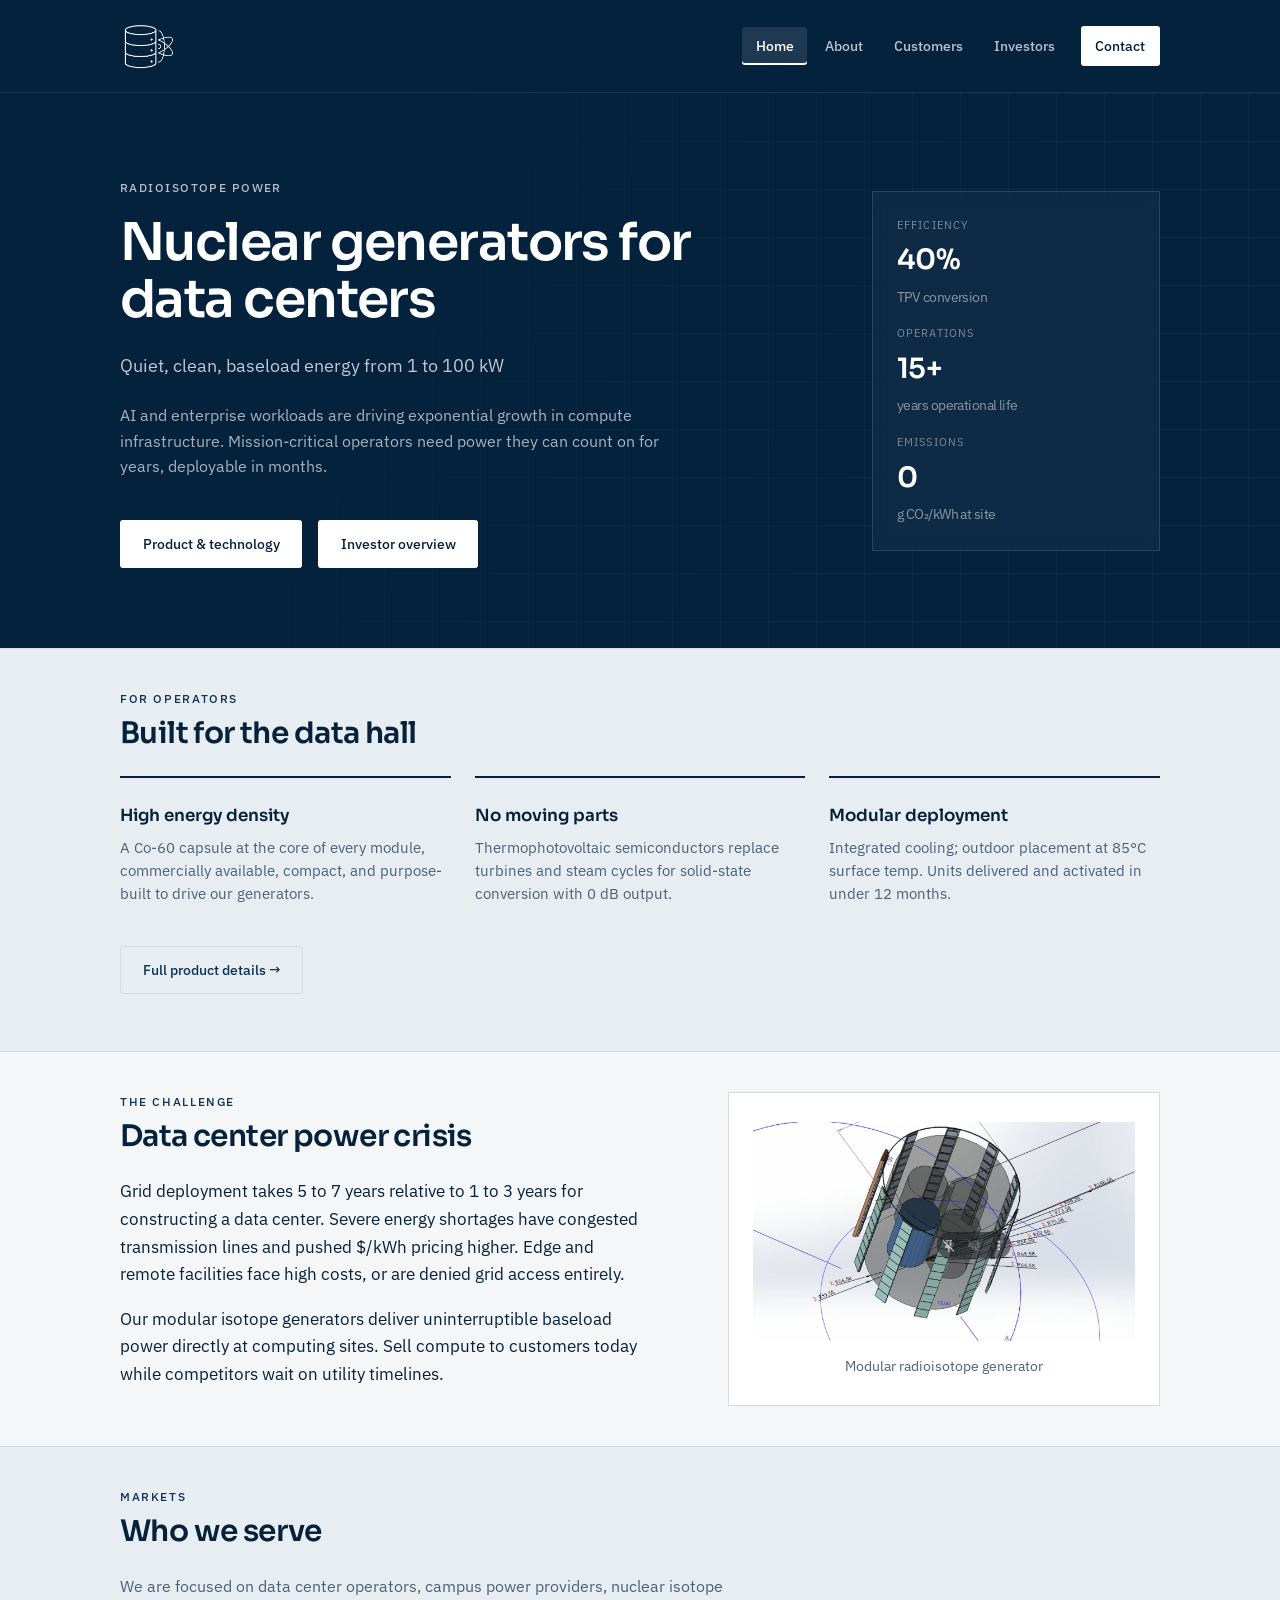
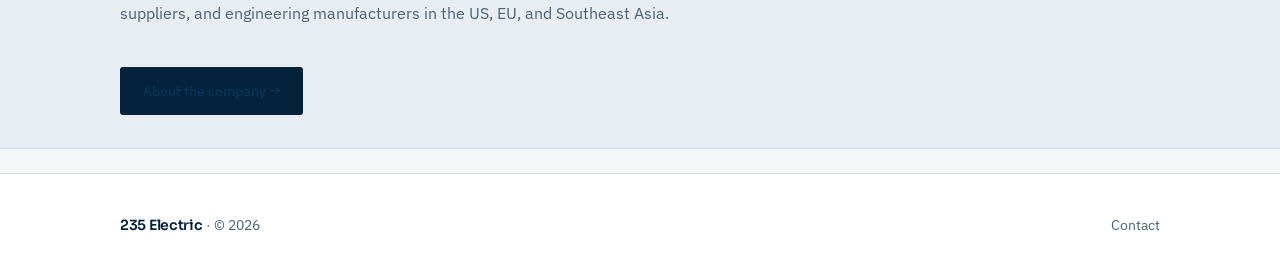
<file: index.html>
<!DOCTYPE html>
<html lang="en">
<head>
  <meta charset="UTF-8">
  <meta name="viewport" content="width=device-width, initial-scale=1.0">
  <meta name="theme-color" content="#05223d">
  <meta name="color-scheme" content="light only">
  <title>235 Electric | Nuclear power for data centers</title>
  <meta name="description" content="235 Electric builds radioisotope generators for data centers. Quiet, clean, baseload power in the 1 to 100 kW range with no moving parts.">
  <link rel="canonical" href="https://samplesite.joshuapastizzo.com/">
  <link rel="preconnect" href="https://fonts.googleapis.com">
  <link rel="preconnect" href="https://fonts.gstatic.com" crossorigin>
  <link href="https://fonts.googleapis.com/css2?family=IBM+Plex+Sans:wght@400;500&family=Sora:wght@500;600&display=swap" rel="stylesheet">
  <link rel="stylesheet" href="/css/style.css?v=3">
  <link rel="icon" href="/images/white_logo.svg" type="image/svg+xml">
</head>
<body class="page-home">
  <header class="site-header">
    <div class="container">
      <div class="logo"><a href="/"><img src="/images/white_logo.svg" alt="235 Electric"></a></div>
      <button class="nav-toggle" type="button" aria-label="Toggle menu" aria-expanded="false">Menu</button>
      <nav>
        <ul class="nav-main">
          <li><a href="/" aria-current="page">Home</a></li>
          <li><a href="/about">About</a></li>
          <li><a href="/customers">Customers</a></li>
          <li><a href="/investors">Investors</a></li>
          <li class="nav-cta"><a href="/contact" class="btn btn-nav">Contact</a></li>
        </ul>
      </nav>
    </div>
  </header>

  <main>
    <section class="hero">
      <div class="container">
        <div class="hero-content">
          <span class="label">Radioisotope power</span>
          <h1>Nuclear generators for data centers</h1>
          <p class="hero-tagline">Quiet, clean, baseload energy from 1 to 100 kW</p>
          <p class="lead">AI and enterprise workloads are driving exponential growth in compute infrastructure. Mission-critical operators need power they can count on for years, deployable in months.</p>
          <div class="hero-actions">
            <a href="/customers" class="btn btn-primary">Product &amp; technology</a>
            <a href="/investors" class="btn btn-primary">Investor overview</a>
          </div>
        </div>
        <aside class="hero-visual" aria-label="Key specifications">
          <dl class="hero-card">
            <dt>Efficiency</dt>
            <dd>40%<span>TPV conversion</span></dd>
            <dt>Operations</dt>
            <dd>15+<span>years operational life</span></dd>
            <dt>Emissions</dt>
            <dd>0<span>g CO₂/kWh at site</span></dd>
          </dl>
        </aside>
      </div>
    </section>

    <section class="section section--tight section--band">
      <div class="container">
        <span class="label">For operators</span>
        <h2 class="section-title">Built for the data hall</h2>
        <ul class="pillar-list">
          <li>
            <h3>High energy density</h3>
            <p>A Co-60 capsule at the core of every module, commercially available, compact, and purpose-built to drive our generators.</p>
          </li>
          <li>
            <h3>No moving parts</h3>
            <p>Thermophotovoltaic semiconductors replace turbines and steam cycles for solid-state conversion with 0 dB output.</p>
          </li>
          <li>
            <h3>Modular deployment</h3>
            <p>Integrated cooling; outdoor placement at 85°C surface temp. Units delivered and activated in under 12 months.</p>
          </li>
        </ul>
        <p class="section-cta">
          <a href="/customers" class="btn btn-outline">Full product details →</a>
        </p>
      </div>
    </section>

    <section class="section section--tight">
      <div class="container two-col">
        <div>
          <span class="label">The challenge</span>
          <h2 class="section-title">Data center power crisis</h2>
          <p>Grid deployment takes 5 to 7 years relative to 1 to 3 years for constructing a data center. Severe energy shortages have congested transmission lines and pushed $/kWh pricing higher. Edge and remote facilities face high costs, or are denied grid access entirely.</p>
          <p>Our modular isotope generators deliver uninterruptible baseload power directly at computing sites. Sell compute to customers today while competitors wait on utility timelines.</p>
        </div>
        <figure class="product-image">
          <img src="/images/RTG.png" alt="235 Electric radioisotope generator, CAD assembly view">
          <figcaption>Modular radioisotope generator</figcaption>
        </figure>
      </div>
    </section>

    <section class="section section--tight section--band">
      <div class="container">
        <span class="label">Markets</span>
        <h2 class="section-title">Who we serve</h2>
        <p class="section-subtitle">We are focused on data center operators, campus power providers, nuclear isotope suppliers, and engineering manufacturers in the US, EU, and Southeast Asia.</p>
        <p class="section-cta">
          <a href="/about" class="btn btn-primary">About the company →</a>
        </p>
      </div>
    </section>
  </main>

  <footer class="site-footer">
    <div class="container footer-bottom">
      <p><span class="footer-mark">235 Electric</span> · © 2026</p>
      <p><a href="/contact">Contact</a></p>
    </div>
  </footer>

  <script src="/js/main.js"></script>
</body>
</html>
</file>
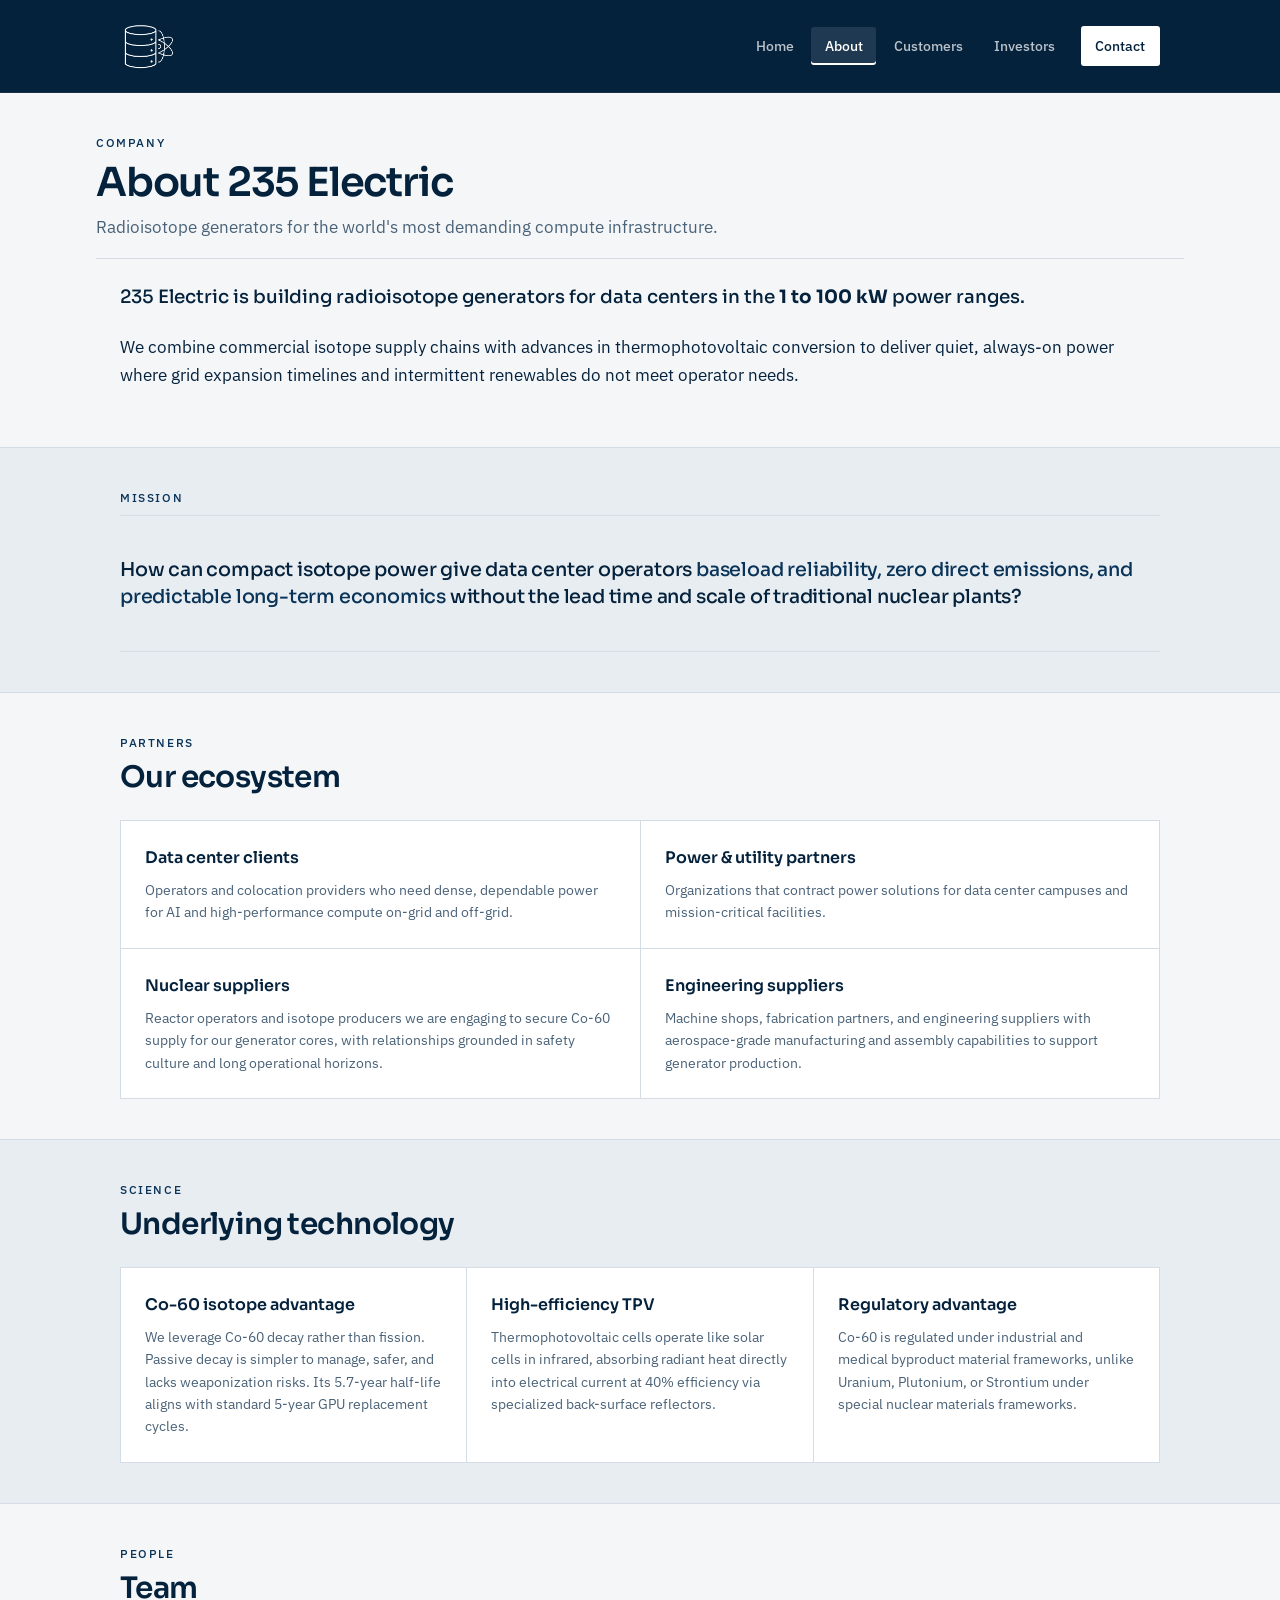
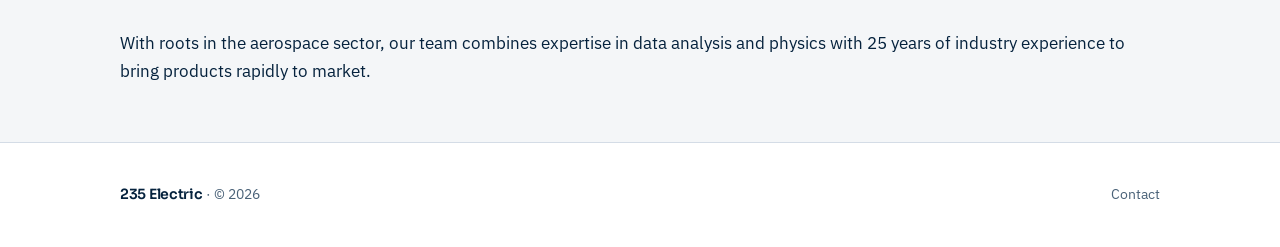
<file: about/index.html>
<!DOCTYPE html>
<html lang="en">
<head>
  <meta charset="UTF-8">
  <meta name="viewport" content="width=device-width, initial-scale=1.0">
  <meta name="theme-color" content="#05223d">
  <meta name="color-scheme" content="light only">
  <title>About | 235 Electric</title>
  <meta name="description" content="235 Electric is building radioisotope generators for data centers in the 1 to 100 kW power range.">
  <link rel="canonical" href="https://samplesite.joshuapastizzo.com/about">
  <link rel="preconnect" href="https://fonts.googleapis.com">
  <link rel="preconnect" href="https://fonts.gstatic.com" crossorigin>
  <link href="https://fonts.googleapis.com/css2?family=IBM+Plex+Sans:wght@400;500&family=Sora:wght@500;600&display=swap" rel="stylesheet">
  <link rel="stylesheet" href="/css/style.css?v=3">
  <link rel="icon" href="/images/white_logo.svg" type="image/svg+xml">
</head>
<body class="page-inner">
  <header class="site-header">
    <div class="container">
      <div class="logo"><a href="/"><img src="/images/white_logo.svg" alt="235 Electric"></a></div>
      <button class="nav-toggle" type="button" aria-label="Toggle menu" aria-expanded="false">Menu</button>
      <nav>
        <ul class="nav-main">
          <li><a href="/">Home</a></li>
          <li><a href="/about" aria-current="page">About</a></li>
          <li><a href="/customers">Customers</a></li>
          <li><a href="/investors">Investors</a></li>
          <li class="nav-cta"><a href="/contact" class="btn btn-nav">Contact</a></li>
        </ul>
      </nav>
    </div>
  </header>

  <main>
    <div class="container page-hero page-hero--compact">
      <span class="label">Company</span>
      <h1>About 235 Electric</h1>
      <p class="lead">Radioisotope generators for the world's most demanding compute infrastructure.</p>
    </div>

    <section class="section section--tight">
      <div class="container">
        <p class="mission-statement">235 Electric is building radioisotope generators for data centers in the <strong>1 to 100 kW</strong> power ranges.</p>
        <p>We combine commercial isotope supply chains with advances in thermophotovoltaic conversion to deliver quiet, always-on power where grid expansion timelines and intermittent renewables do not meet operator needs.</p>
      </div>
    </section>

    <section class="section section--tight section--band">
      <div class="container">
        <span class="label">Mission</span>
        <p class="pullquote">How can compact isotope power give data center operators <em>baseload reliability, zero direct emissions, and predictable long-term economics</em> without the lead time and scale of traditional nuclear plants?</p>
      </div>
    </section>

    <section class="section section--tight">
      <div class="container">
        <span class="label">Partners</span>
        <h2 class="section-title">Our ecosystem</h2>
        <div class="tile-grid tile-grid--quad">
          <article class="tile">
            <h3>Data center clients</h3>
            <p>Operators and colocation providers who need dense, dependable power for AI and high-performance compute on-grid and off-grid.</p>
          </article>
          <article class="tile">
            <h3>Power &amp; utility partners</h3>
            <p>Organizations that contract power solutions for data center campuses and mission-critical facilities.</p>
          </article>
          <article class="tile">
            <h3>Nuclear suppliers</h3>
            <p>Reactor operators and isotope producers we are engaging to secure Co-60 supply for our generator cores, with relationships grounded in safety culture and long operational horizons.</p>
          </article>
          <article class="tile">
            <h3>Engineering suppliers</h3>
            <p>Machine shops, fabrication partners, and engineering suppliers with aerospace-grade manufacturing and assembly capabilities to support generator production.</p>
          </article>
        </div>
      </div>
    </section>

    <section class="section section--tight section--band">
      <div class="container">
        <span class="label">Science</span>
        <h2 class="section-title">Underlying technology</h2>
        <div class="tile-grid">
          <article class="tile">
            <h3>Co-60 isotope advantage</h3>
            <p>We leverage Co-60 decay rather than fission. Passive decay is simpler to manage, safer, and lacks weaponization risks. Its 5.7-year half-life aligns with standard 5-year GPU replacement cycles.</p>
          </article>
          <article class="tile">
            <h3>High-efficiency TPV</h3>
            <p>Thermophotovoltaic cells operate like solar cells in infrared, absorbing radiant heat directly into electrical current at 40% efficiency via specialized back-surface reflectors.</p>
          </article>
          <article class="tile">
            <h3>Regulatory advantage</h3>
            <p>Co-60 is regulated under industrial and medical byproduct material frameworks, unlike Uranium, Plutonium, or Strontium under special nuclear materials frameworks.</p>
          </article>
        </div>
      </div>
    </section>

    <section class="section section--tight">
      <div class="container">
        <span class="label">People</span>
        <h2 class="section-title">Team</h2>
        <p>With roots in the aerospace sector, our team combines expertise in data analysis and physics with 25 years of industry experience to bring products rapidly to market.</p>
      </div>
    </section>
  </main>

  <footer class="site-footer">
    <div class="container footer-bottom">
      <p><span class="footer-mark">235 Electric</span> · © 2026</p>
      <p><a href="/contact">Contact</a></p>
    </div>
  </footer>

  <script src="/js/main.js"></script>
</body>
</html>
</file>
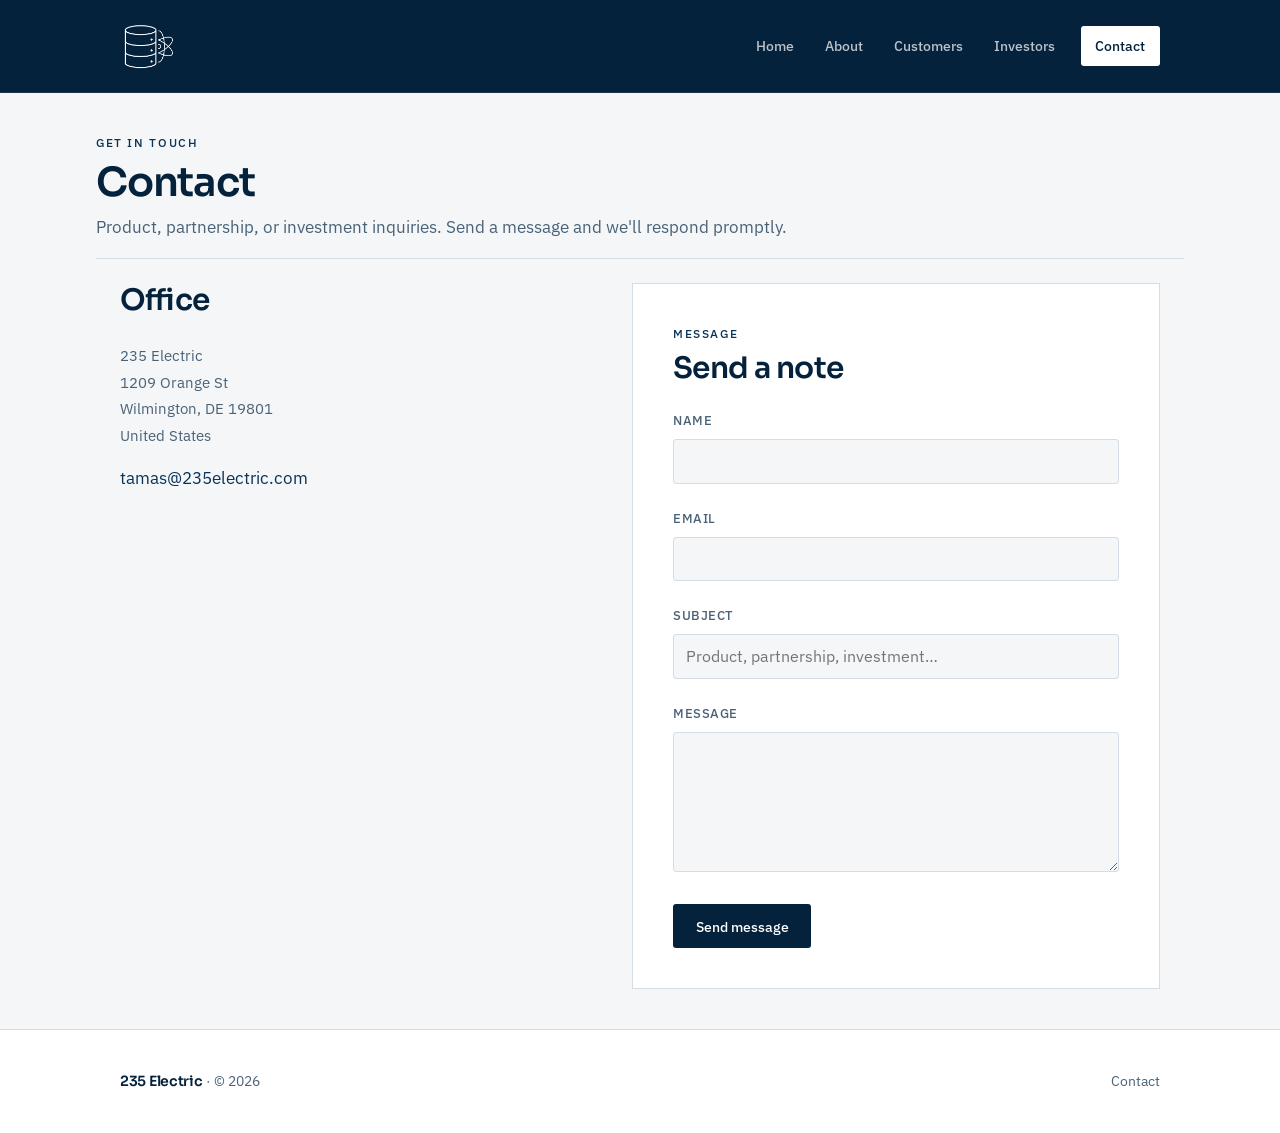
<file: contact/index.html>
<!DOCTYPE html>
<html lang="en">
<head>
  <meta charset="UTF-8">
  <meta name="viewport" content="width=device-width, initial-scale=1.0">
  <meta name="theme-color" content="#05223d">
  <meta name="color-scheme" content="light only">
  <title>Contact | 235 Electric</title>
  <meta name="description" content="Contact 235 Electric for product, partnership, and investor inquiries.">
  <link rel="canonical" href="https://samplesite.joshuapastizzo.com/contact">
  <link rel="preconnect" href="https://fonts.googleapis.com">
  <link rel="preconnect" href="https://fonts.gstatic.com" crossorigin>
  <link href="https://fonts.googleapis.com/css2?family=IBM+Plex+Sans:wght@400;500&family=Sora:wght@500;600&display=swap" rel="stylesheet">
  <link rel="stylesheet" href="/css/style.css?v=3">
  <link rel="icon" href="/images/white_logo.svg" type="image/svg+xml">
</head>
<body class="page-inner page-contact">
  <header class="site-header">
    <div class="container">
      <div class="logo"><a href="/"><img src="/images/white_logo.svg" alt="235 Electric"></a></div>
      <button class="nav-toggle" type="button" aria-label="Toggle menu" aria-expanded="false">Menu</button>
      <nav>
        <ul class="nav-main">
          <li><a href="/">Home</a></li>
          <li><a href="/about">About</a></li>
          <li><a href="/customers">Customers</a></li>
          <li><a href="/investors">Investors</a></li>
          <li class="nav-cta"><a href="/contact" class="btn btn-nav" aria-current="page">Contact</a></li>
        </ul>
      </nav>
    </div>
  </header>

  <main>
    <div class="container page-hero page-hero--compact">
      <span class="label">Get in touch</span>
      <h1>Contact</h1>
      <p class="lead">Product, partnership, or investment inquiries. Send a message and we'll respond promptly.</p>
    </div>

    <section class="section section--tight">
      <div class="container contact-layout">
        <div class="contact-details">
          <h2 class="section-title">Office</h2>
          <address>
            235 Electric<br>
            1209 Orange St<br>
            Wilmington, DE 19801<br>
            United States
          </address>
          <p><a href="mailto:tamas@235electric.com">tamas@235electric.com</a></p>
        </div>
        <div class="contact-panel">
          <span class="label">Message</span>
          <h2 class="section-title">Send a note</h2>
          <form action="https://formsubmit.co/tamas@235electric.com" method="POST" class="contact-form">
            <input type="hidden" name="_subject" value="235 Electric website inquiry">
            <input type="hidden" name="_captcha" value="false">
            <input type="text" name="_honey" style="display:none" tabindex="-1" autocomplete="off">
            <div class="form-group">
              <label for="name">Name</label>
              <input type="text" id="name" name="name" required>
            </div>
            <div class="form-group">
              <label for="email">Email</label>
              <input type="email" id="email" name="email" required>
            </div>
            <div class="form-group">
              <label for="subject">Subject</label>
              <input type="text" id="subject" name="subject" placeholder="Product, partnership, investment…">
            </div>
            <div class="form-group">
              <label for="message">Message</label>
              <textarea id="message" name="message" required></textarea>
            </div>
            <button type="submit" class="btn btn-primary">Send message</button>
          </form>
        </div>
      </div>
    </section>
  </main>

  <footer class="site-footer">
    <div class="container footer-bottom">
      <p><span class="footer-mark">235 Electric</span> · © 2026</p>
      <p><a href="/contact">Contact</a></p>
    </div>
  </footer>

  <script src="/js/main.js"></script>
</body>
</html>
</file>
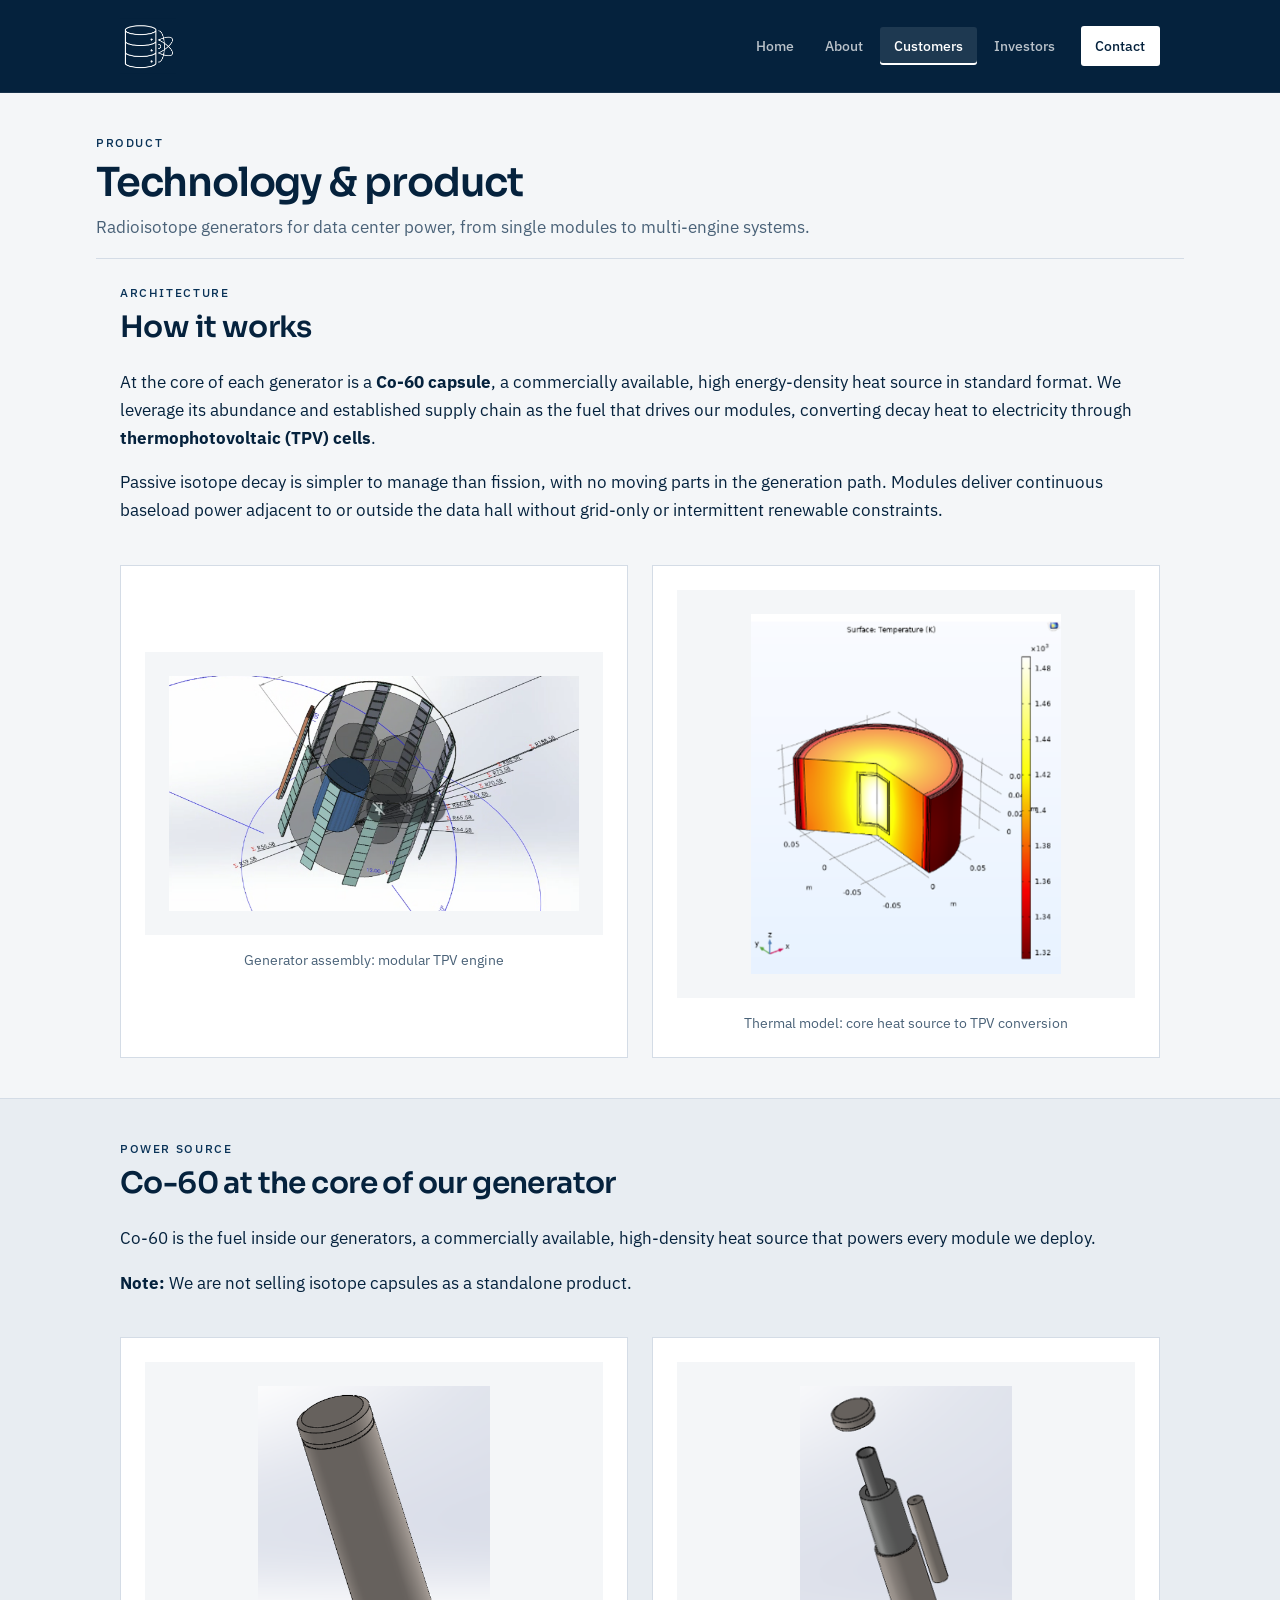
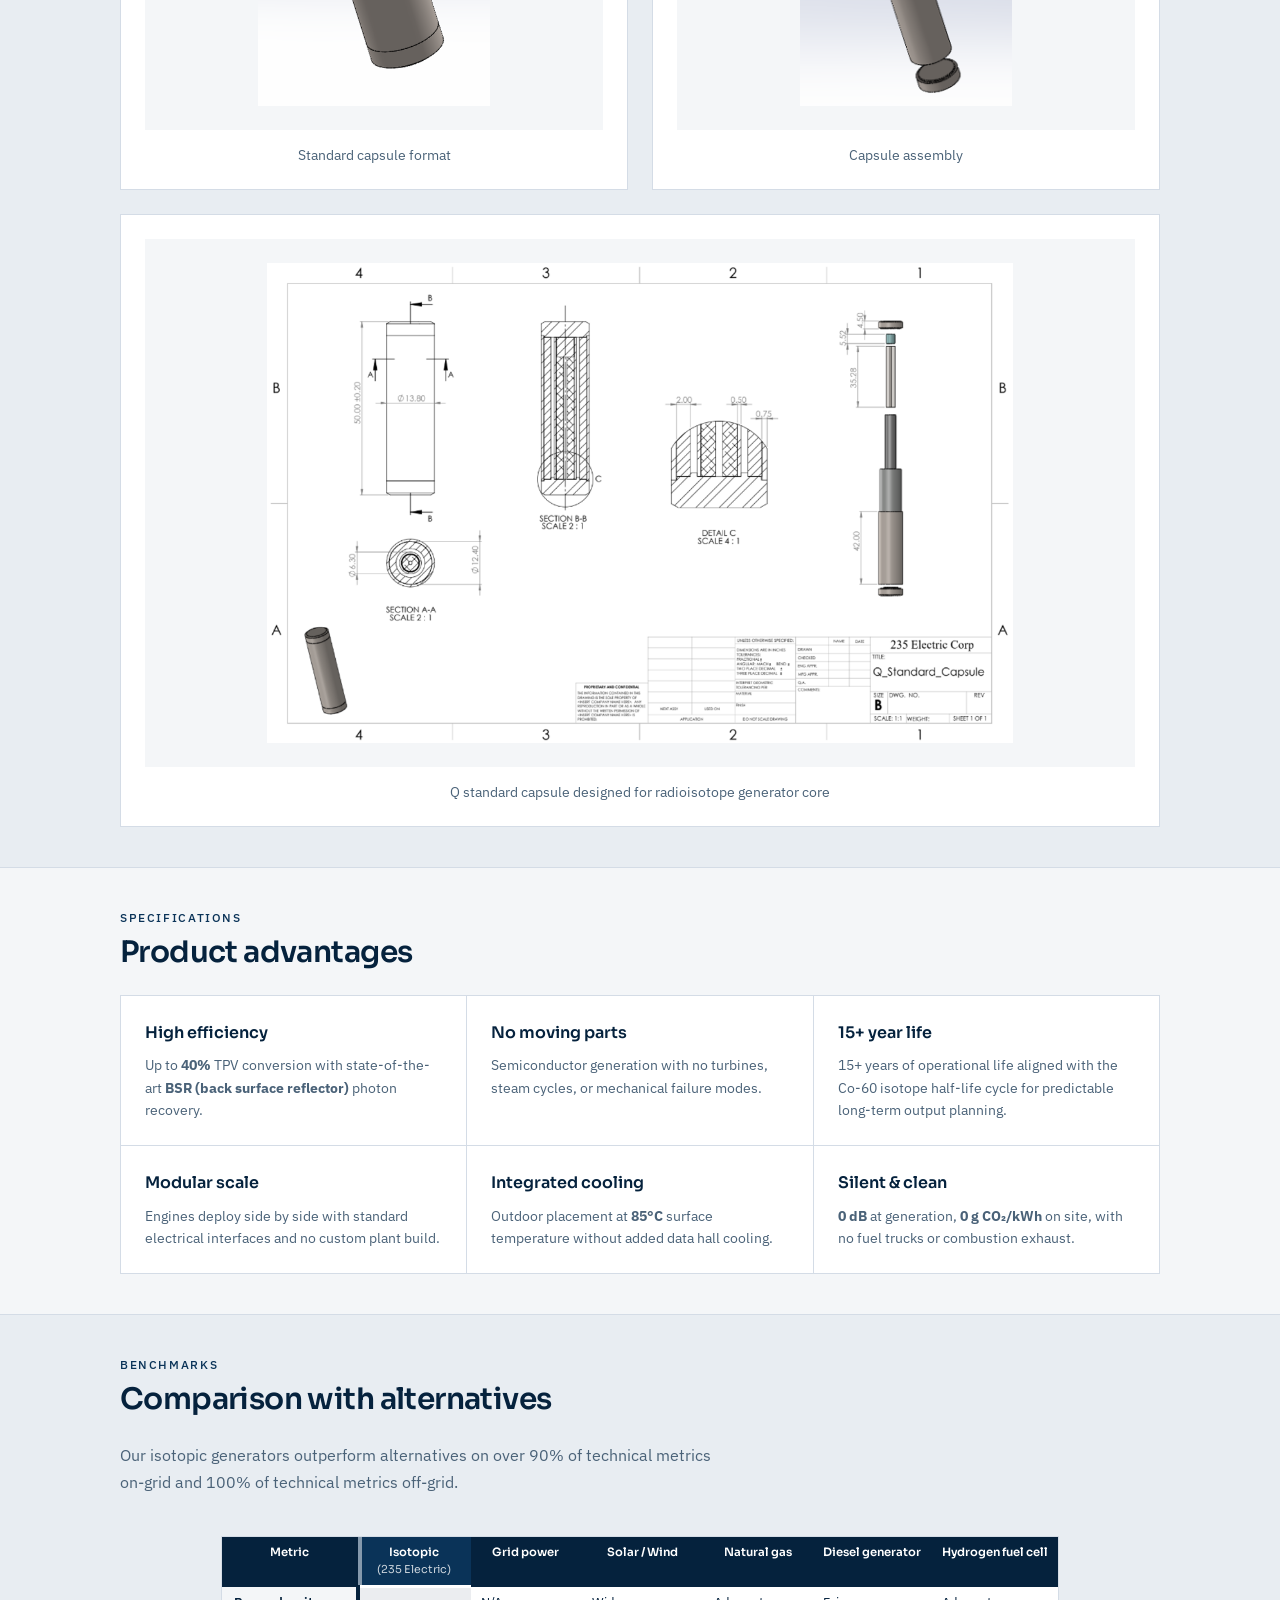
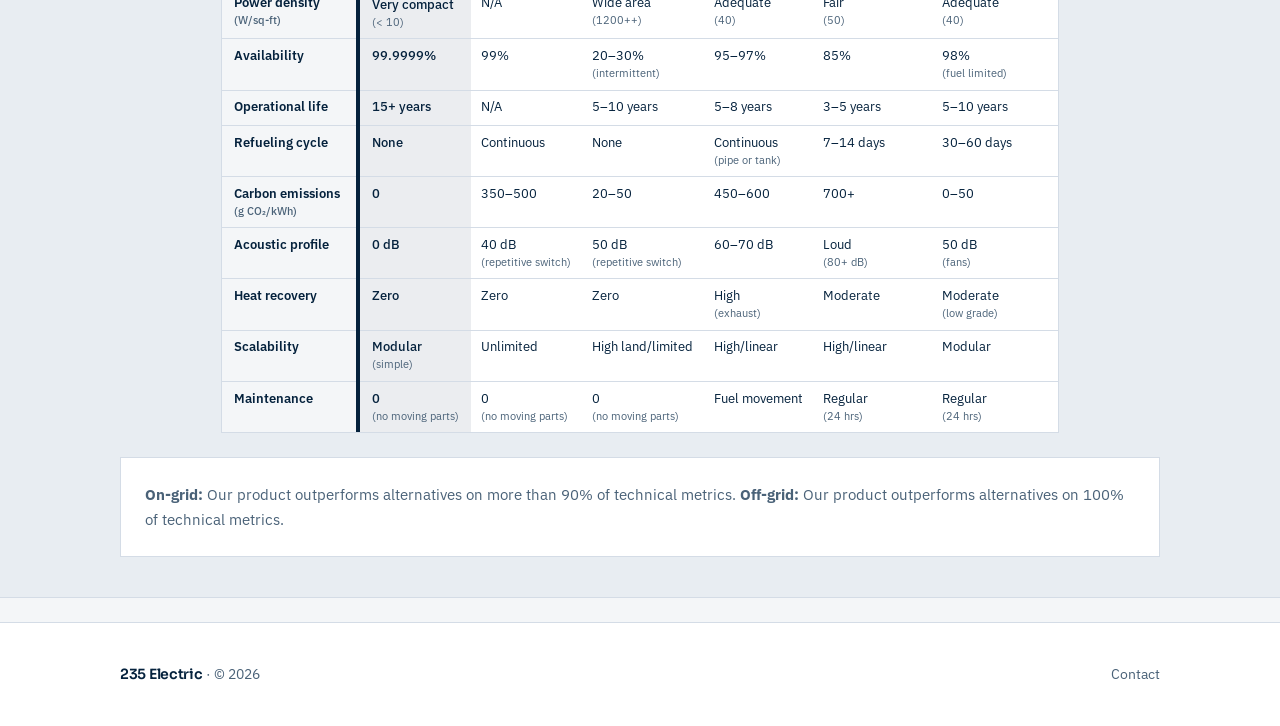
<file: customers/index.html>
<!DOCTYPE html>
<html lang="en">
<head>
  <meta charset="UTF-8">
  <meta name="viewport" content="width=device-width, initial-scale=1.0">
  <meta name="theme-color" content="#05223d">
  <meta name="color-scheme" content="light only">
  <title>Customers &amp; Technology | 235 Electric</title>
  <meta name="description" content="Radioisotope generators for data centers. Co-60 core, thermophotovoltaic conversion, high efficiency, no moving parts, modular deployment.">
  <link rel="canonical" href="https://samplesite.joshuapastizzo.com/customers">
  <link rel="preconnect" href="https://fonts.googleapis.com">
  <link rel="preconnect" href="https://fonts.gstatic.com" crossorigin>
  <link href="https://fonts.googleapis.com/css2?family=IBM+Plex+Sans:wght@400;500&family=Sora:wght@500;600&display=swap" rel="stylesheet">
  <link rel="stylesheet" href="/css/style.css?v=3">
  <link rel="icon" href="/images/white_logo.svg" type="image/svg+xml">
</head>
<body class="page-inner">
  <header class="site-header">
    <div class="container">
      <div class="logo"><a href="/"><img src="/images/white_logo.svg" alt="235 Electric"></a></div>
      <button class="nav-toggle" type="button" aria-label="Toggle menu" aria-expanded="false">Menu</button>
      <nav>
        <ul class="nav-main">
          <li><a href="/">Home</a></li>
          <li><a href="/about">About</a></li>
          <li><a href="/customers" aria-current="page">Customers</a></li>
          <li><a href="/investors">Investors</a></li>
          <li class="nav-cta"><a href="/contact" class="btn btn-nav">Contact</a></li>
        </ul>
      </nav>
    </div>
  </header>

  <main>
    <div class="container page-hero page-hero--compact">
      <span class="label">Product</span>
      <h1>Technology &amp; product</h1>
      <p class="lead">Radioisotope generators for data center power, from single modules to multi-engine systems.</p>
    </div>

    <section class="section section--tight">
      <div class="container">
        <span class="label">Architecture</span>
        <h2 class="section-title">How it works</h2>
        <p>At the core of each generator is a <strong>Co-60 capsule</strong>, a commercially available, high energy-density heat source in standard format. We leverage its abundance and established supply chain as the fuel that drives our modules, converting decay heat to electricity through <strong>thermophotovoltaic (TPV) cells</strong>.</p>
        <p>Passive isotope decay is simpler to manage than fission, with no moving parts in the generation path. Modules deliver continuous baseload power adjacent to or outside the data hall without grid-only or intermittent renewable constraints.</p>
        <div class="product-image-grid">
          <figure class="product-image">
            <div class="product-image__frame">
              <img src="/images/RTG.png" alt="CAD model of 235 Electric radioisotope generator assembly">
            </div>
            <figcaption>Generator assembly: modular TPV engine</figcaption>
          </figure>
          <figure class="product-image">
            <div class="product-image__frame">
              <img src="/images/RTG2.png" alt="Thermal simulation of generator core temperature distribution">
            </div>
            <figcaption>Thermal model: core heat source to TPV conversion</figcaption>
          </figure>
        </div>
      </div>
    </section>

    <section class="section section--tight section--band">
      <div class="container">
        <span class="label">Power source</span>
        <h2 class="section-title">Co-60 at the core of our generator</h2>
        <p>Co-60 is the fuel inside our generators, a commercially available, high-density heat source that powers every module we deploy.</p>
        <p><strong>Note:</strong> We are not selling isotope capsules as a standalone product.</p>
        <div class="capsule-gallery">
          <figure class="capsule-gallery__item">
            <div class="capsule-gallery__frame">
              <img src="/images/Cap1.png" alt="Standard Co-60 capsule, exterior view">
            </div>
            <figcaption>Standard capsule format</figcaption>
          </figure>
          <figure class="capsule-gallery__item">
            <div class="capsule-gallery__frame">
              <img src="/images/Cap2.png" alt="Co-60 capsule assembly, component view">
            </div>
            <figcaption>Capsule assembly</figcaption>
          </figure>
          <figure class="capsule-gallery__spec">
            <div class="capsule-gallery__frame capsule-gallery__frame--wide">
              <img src="/images/Cap3.png" alt="Engineering drawing, Q standard capsule designed for radioisotope generator core">
            </div>
            <figcaption>Q standard capsule designed for radioisotope generator core</figcaption>
          </figure>
        </div>
      </div>
    </section>

    <section class="section section--tight">
      <div class="container">
        <span class="label">Specifications</span>
        <h2 class="section-title">Product advantages</h2>
        <div class="tile-grid">
          <article class="tile">
            <h3>High efficiency</h3>
            <p>Up to <strong>40%</strong> TPV conversion with state-of-the-art <strong>BSR (back surface reflector)</strong> photon recovery.</p>
          </article>
          <article class="tile">
            <h3>No moving parts</h3>
            <p>Semiconductor generation with no turbines, steam cycles, or mechanical failure modes.</p>
          </article>
          <article class="tile">
            <h3>15+ year life</h3>
            <p>15+ years of operational life aligned with the Co-60 isotope half-life cycle for predictable long-term output planning.</p>
          </article>
          <article class="tile">
            <h3>Modular scale</h3>
            <p>Engines deploy side by side with standard electrical interfaces and no custom plant build.</p>
          </article>
          <article class="tile">
            <h3>Integrated cooling</h3>
            <p>Outdoor placement at <strong>85°C</strong> surface temperature without added data hall cooling.</p>
          </article>
          <article class="tile">
            <h3>Silent &amp; clean</h3>
            <p><strong>0 dB</strong> at generation, <strong>0 g CO₂/kWh</strong> on site, with no fuel trucks or combustion exhaust.</p>
          </article>
        </div>
      </div>
    </section>

    <section class="section section--tight section--band">
      <div class="container">
        <span class="label">Benchmarks</span>
        <h2 class="section-title">Comparison with alternatives</h2>
        <p class="section-subtitle">Our isotopic generators outperform alternatives on over 90% of technical metrics on-grid and 100% of technical metrics off-grid.</p>
        <div class="comparison-wrap">
          <table class="comparison-table">
            <thead>
              <tr>
                <th scope="col">Metric</th>
                <th scope="col" class="col-product"><span class="cell-primary">Isotopic</span><span class="cell-note">(235 Electric)</span></th>
                <th scope="col">Grid power</th>
                <th scope="col">Solar / Wind</th>
                <th scope="col">Natural gas</th>
                <th scope="col">Diesel generator</th>
                <th scope="col">Hydrogen fuel cell</th>
              </tr>
            </thead>
            <tbody>
              <tr>
                <th scope="row"><span class="cell-primary">Power density</span><span class="cell-note">(W/sq-ft)</span></th>
                <td class="col-product"><span class="cell-primary">Very compact</span><span class="cell-note">(&lt; 10)</span></td>
                <td>N/A</td>
                <td><span class="cell-primary">Wide area</span><span class="cell-note">(1200++)</span></td>
                <td><span class="cell-primary">Adequate</span><span class="cell-note">(40)</span></td>
                <td><span class="cell-primary">Fair</span><span class="cell-note">(50)</span></td>
                <td><span class="cell-primary">Adequate</span><span class="cell-note">(40)</span></td>
              </tr>
              <tr>
                <th scope="row">Availability</th>
                <td class="col-product">99.9999%</td>
                <td>99%</td>
                <td><span class="cell-primary">20–30%</span><span class="cell-note">(intermittent)</span></td>
                <td>95–97%</td>
                <td>85%</td>
                <td><span class="cell-primary">98%</span><span class="cell-note">(fuel limited)</span></td>
              </tr>
              <tr>
                <th scope="row">Operational life</th>
                <td class="col-product">15+ years</td>
                <td>N/A</td>
                <td>5–10 years</td>
                <td>5–8 years</td>
                <td>3–5 years</td>
                <td>5–10 years</td>
              </tr>
              <tr>
                <th scope="row">Refueling cycle</th>
                <td class="col-product">None</td>
                <td>Continuous</td>
                <td>None</td>
                <td><span class="cell-primary">Continuous</span><span class="cell-note">(pipe or tank)</span></td>
                <td>7–14 days</td>
                <td>30–60 days</td>
              </tr>
              <tr>
                <th scope="row"><span class="cell-primary">Carbon emissions</span><span class="cell-note">(g CO₂/kWh)</span></th>
                <td class="col-product">0</td>
                <td>350–500</td>
                <td>20–50</td>
                <td>450–600</td>
                <td>700+</td>
                <td>0–50</td>
              </tr>
              <tr>
                <th scope="row">Acoustic profile</th>
                <td class="col-product">0 dB</td>
                <td><span class="cell-primary">40 dB</span><span class="cell-note">(repetitive switch)</span></td>
                <td><span class="cell-primary">50 dB</span><span class="cell-note">(repetitive switch)</span></td>
                <td>60–70 dB</td>
                <td><span class="cell-primary">Loud</span><span class="cell-note">(80+ dB)</span></td>
                <td><span class="cell-primary">50 dB</span><span class="cell-note">(fans)</span></td>
              </tr>
              <tr>
                <th scope="row">Heat recovery</th>
                <td class="col-product">Zero</td>
                <td>Zero</td>
                <td>Zero</td>
                <td><span class="cell-primary">High</span><span class="cell-note">(exhaust)</span></td>
                <td>Moderate</td>
                <td><span class="cell-primary">Moderate</span><span class="cell-note">(low grade)</span></td>
              </tr>
              <tr>
                <th scope="row">Scalability</th>
                <td class="col-product"><span class="cell-primary">Modular</span><span class="cell-note">(simple)</span></td>
                <td>Unlimited</td>
                <td>High land/limited</td>
                <td>High/linear</td>
                <td>High/linear</td>
                <td>Modular</td>
              </tr>
              <tr>
                <th scope="row">Maintenance</th>
                <td class="col-product"><span class="cell-primary">0</span><span class="cell-note">(no moving parts)</span></td>
                <td><span class="cell-primary">0</span><span class="cell-note">(no moving parts)</span></td>
                <td><span class="cell-primary">0</span><span class="cell-note">(no moving parts)</span></td>
                <td>Fuel movement</td>
                <td><span class="cell-primary">Regular</span><span class="cell-note">(24 hrs)</span></td>
                <td><span class="cell-primary">Regular</span><span class="cell-note">(24 hrs)</span></td>
              </tr>
            </tbody>
          </table>
        </div>
        <div class="callout">
          <p><strong>On-grid:</strong> Our product outperforms alternatives on more than 90% of technical metrics. <strong>Off-grid:</strong> Our product outperforms alternatives on 100% of technical metrics.</p>
        </div>
      </div>
    </section>

  </main>

  <footer class="site-footer">
    <div class="container footer-bottom">
      <p><span class="footer-mark">235 Electric</span> · © 2026</p>
      <p><a href="/contact">Contact</a></p>
    </div>
  </footer>

  <script src="/js/main.js"></script>
</body>
</html>
</file>
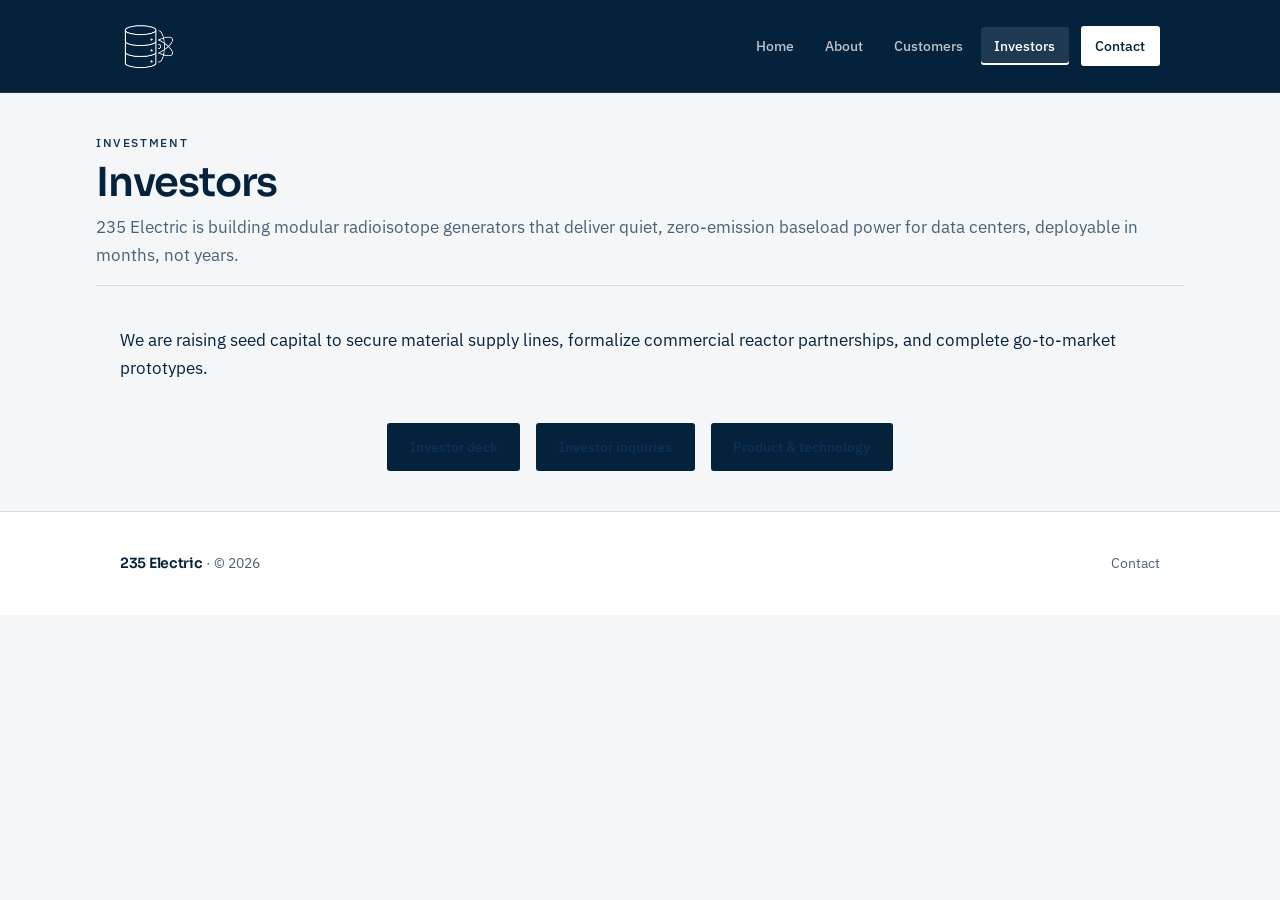
<file: investors/index.html>
<!DOCTYPE html>
<html lang="en">
<head>
  <meta charset="UTF-8">
  <meta name="viewport" content="width=device-width, initial-scale=1.0">
  <meta name="theme-color" content="#05223d">
  <meta name="color-scheme" content="light only">
  <title>Investors | 235 Electric</title>
  <meta name="description" content="235 Electric is building radioisotope generators for data centers. Download the seed investor deck.">
  <link rel="canonical" href="https://samplesite.joshuapastizzo.com/investors">
  <link rel="preconnect" href="https://fonts.googleapis.com">
  <link rel="preconnect" href="https://fonts.gstatic.com" crossorigin>
  <link href="https://fonts.googleapis.com/css2?family=IBM+Plex+Sans:wght@400;500&family=Sora:wght@500;600&display=swap" rel="stylesheet">
  <link rel="stylesheet" href="/css/style.css?v=3">
  <link rel="icon" href="/images/white_logo.svg" type="image/svg+xml">
</head>
<body class="page-inner">
  <header class="site-header">
    <div class="container">
      <div class="logo"><a href="/"><img src="/images/white_logo.svg" alt="235 Electric"></a></div>
      <button class="nav-toggle" type="button" aria-label="Toggle menu" aria-expanded="false">Menu</button>
      <nav>
        <ul class="nav-main">
          <li><a href="/">Home</a></li>
          <li><a href="/about">About</a></li>
          <li><a href="/customers">Customers</a></li>
          <li><a href="/investors" aria-current="page">Investors</a></li>
          <li class="nav-cta"><a href="/contact" class="btn btn-nav">Contact</a></li>
        </ul>
      </nav>
    </div>
  </header>

  <main>
    <div class="container page-hero page-hero--compact">
      <span class="label">Investment</span>
      <h1>Investors</h1>
      <p class="lead">235 Electric is building modular radioisotope generators that deliver quiet, zero-emission baseload power for data centers, deployable in months, not years.</p>
    </div>

    <section class="section section--tight">
      <div class="container">
        <p>We are raising seed capital to secure material supply lines, formalize commercial reactor partnerships, and complete go-to-market prototypes.</p>
        <div class="page-actions page-actions--center">
          <a href="/assets/235-electric-seed-investor-deck.pdf" class="btn btn-primary" target="_blank" rel="noopener">Investor deck</a>
          <a href="/contact" class="btn btn-primary">Investor inquiries</a>
          <a href="/customers" class="btn btn-primary">Product &amp; technology</a>
        </div>
      </div>
    </section>
  </main>

  <footer class="site-footer">
    <div class="container footer-bottom">
      <p><span class="footer-mark">235 Electric</span> · © 2026</p>
      <p><a href="/contact">Contact</a></p>
    </div>
  </footer>

  <script src="/js/main.js"></script>
</body>
</html>
</file>
<file: css/style.css>
/* 235 Electric: navy + white from white_logo.svg */
:root {
  color-scheme: light;
  --color-bg: #f4f6f8;
  --color-surface: #ffffff;
  --color-ink: #05223d;
  --color-ink-soft: #0a3358;
  --color-muted: #4a6278;
  --color-border: #d4dce6;
  --color-band: #e8edf2;
  --color-accent: #05223d;
  --color-accent-dark: #031a2e;
  --color-accent-glow: rgba(5, 34, 61, 0.08);
  --color-accent-light: rgba(255, 255, 255, 0.85);
  --font-display: "Sora", system-ui, sans-serif;
  --font-body: "IBM Plex Sans", system-ui, sans-serif;
  --max-width: 68rem;
  --space-xs: 0.5rem;
  --space-sm: 1rem;
  --space-md: 1.5rem;
  --space-lg: 2.5rem;
  --space-xl: 5rem;
  --radius: 2px;
  --radius-btn: 3px;
}

*,
*::before,
*::after {
  box-sizing: border-box;
}

html {
  scroll-behavior: smooth;
  background: var(--color-bg);
}

body {
  margin: 0;
  font-family: var(--font-body);
  font-size: 1.05rem;
  line-height: 1.65;
  color: var(--color-ink);
  background: var(--color-bg);
  -webkit-font-smoothing: antialiased;
  -webkit-tap-highlight-color: rgba(5, 34, 61, 0.12);
}

img,
svg {
  max-width: 100%;
  height: auto;
  display: block;
}

a:link,
a:visited {
  color: var(--color-ink-soft);
  text-decoration: none;
  transition: color 0.15s ease;
}
a:hover,
a:active {
  color: var(--color-ink);
}

.container {
  width: 100%;
  max-width: var(--max-width);
  margin: 0 auto;
  padding: 0 var(--space-md);
}

/* Header: navy to match logo mark */
.site-header {
  background: var(--color-ink);
  border-bottom: 1px solid rgba(255, 255, 255, 0.08);
  position: sticky;
  top: 0;
  z-index: 100;
}

.site-header .container {
  display: flex;
  align-items: center;
  justify-content: space-between;
  gap: var(--space-md);
  padding-top: 1.125rem;
  padding-bottom: 1.125rem;
}

.logo img {
  height: 56px;
  width: auto;
  max-width: min(72px, 18vw);
}

.nav-toggle {
  display: none;
  background: none;
  border: 1px solid rgba(255, 255, 255, 0.25);
  border-radius: var(--radius-btn);
  padding: 0.4rem 0.75rem;
  cursor: pointer;
  color: #fff;
  font-family: var(--font-body);
  font-size: 0.8rem;
  font-weight: 500;
  letter-spacing: 0.04em;
  text-transform: uppercase;
}

.nav-main {
  display: flex;
  align-items: center;
  gap: 0.25rem;
  list-style: none;
  margin: 0;
  padding: 0;
}

.nav-main a {
  display: block;
  padding: 0.45rem 0.85rem;
  font-size: 0.9rem;
  font-weight: 500;
  color: rgba(255, 255, 255, 0.72);
  border-radius: var(--radius-btn);
}

.nav-main a:hover {
  color: #fff;
  background: rgba(255, 255, 255, 0.08);
}

.nav-main a[aria-current="page"] {
  color: #fff;
  background: rgba(255, 255, 255, 0.1);
  box-shadow: inset 0 -2px 0 #fff;
}

.nav-cta {
  margin-left: 0.5rem;
}

.btn-nav {
  padding: 0.45rem 1rem;
  font-size: 0.85rem;
  background: #fff;
  color: var(--color-ink) !important;
  border-radius: var(--radius-btn);
}

.btn-nav:hover {
  background: var(--color-accent-light);
  color: var(--color-ink) !important;
}

.nav-main .btn-nav[aria-current="page"] {
  background: #fff;
  box-shadow: none;
}

/* Hero: split layout, not centered gradient block */
.hero {
  background: var(--color-ink);
  color: #fff;
  padding: var(--space-xl) 0;
  position: relative;
  overflow: hidden;
}

.hero::before {
  content: "";
  position: absolute;
  inset: 0;
  background-image:
    linear-gradient(rgba(255, 255, 255, 0.03) 1px, transparent 1px),
    linear-gradient(90deg, rgba(255, 255, 255, 0.03) 1px, transparent 1px);
  background-size: 48px 48px;
  mask-image: linear-gradient(120deg, transparent 20%, #000 70%);
  pointer-events: none;
}

.hero .container {
  position: relative;
  display: grid;
  grid-template-columns: 1.15fr 0.85fr;
  gap: var(--space-lg);
  align-items: center;
}

.hero-content {
  max-width: 36rem;
}

.hero .label {
  display: inline-block;
  font-family: var(--font-body);
  font-size: 0.75rem;
  font-weight: 500;
  letter-spacing: 0.12em;
  text-transform: uppercase;
  color: rgba(255, 255, 255, 0.7);
  margin-bottom: var(--space-sm);
}

.hero h1 {
  font-family: var(--font-display);
  font-size: clamp(2.25rem, 4.5vw, 3.25rem);
  font-weight: 600;
  line-height: 1.1;
  letter-spacing: -0.03em;
  margin: 0 0 var(--space-md);
}

.hero-tagline {
  font-size: 1.125rem;
  font-weight: 400;
  color: rgba(255, 255, 255, 0.75);
  margin: 0 0 var(--space-md);
  line-height: 1.5;
}

.hero .lead {
  font-size: 1rem;
  color: rgba(255, 255, 255, 0.65);
  margin: 0 0 var(--space-lg);
  line-height: 1.6;
}

.hero-actions {
  display: flex;
  flex-wrap: wrap;
  gap: var(--space-sm);
}

.hero-visual {
  display: flex;
  justify-content: flex-end;
}

.hero-card {
  width: 100%;
  max-width: 18rem;
  padding: var(--space-md);
  border: 1px solid rgba(255, 255, 255, 0.12);
  background: rgba(255, 255, 255, 0.04);
  backdrop-filter: blur(8px);
}

.hero-card dt {
  font-size: 0.7rem;
  letter-spacing: 0.1em;
  text-transform: uppercase;
  color: rgba(255, 255, 255, 0.45);
  margin: 0 0 0.2rem;
}

.hero-card dd {
  font-family: var(--font-display);
  font-size: 1.75rem;
  font-weight: 600;
  color: #fff;
  margin: 0 0 var(--space-sm);
  letter-spacing: -0.02em;
}

.hero-card dd:last-of-type {
  margin-bottom: 0;
}

.hero-card dd span {
  font-family: var(--font-body);
  font-size: 0.85rem;
  font-weight: 400;
  color: rgba(255, 255, 255, 0.5);
  display: block;
  margin-top: 0.15rem;
}

@media (max-width: 768px) {
  .hero .container {
    grid-template-columns: 1fr;
  }
  .hero-visual {
    justify-content: flex-start;
  }
}

/* Buttons */
.btn {
  display: inline-block;
  padding: 0.7rem 1.35rem;
  font-family: var(--font-body);
  font-size: 0.9rem;
  font-weight: 500;
  border-radius: var(--radius-btn);
  border: 1px solid transparent;
  cursor: pointer;
  transition: background 0.15s ease, border-color 0.15s ease, color 0.15s ease;
}

.btn-primary {
  background: var(--color-ink);
  color: #fff;
}
.btn-primary:hover {
  background: var(--color-ink-soft);
  color: #fff;
}

.hero .btn-primary {
  background: #fff;
  color: var(--color-ink);
}
.hero .btn-primary:hover {
  background: var(--color-accent-light);
  color: var(--color-ink);
}

.btn-secondary {
  background: transparent;
  color: #fff;
  border-color: rgba(255, 255, 255, 0.35);
}
.btn-secondary:hover {
  border-color: #fff;
  color: #fff;
}

.btn-outline {
  background: transparent;
  color: var(--color-ink);
  border-color: var(--color-border);
}
.btn-outline:hover {
  border-color: var(--color-ink);
  color: var(--color-ink);
}

/* Sections */
.section {
  padding: var(--space-xl) 0;
}

.section--tight {
  padding: var(--space-lg) 0;
}

.section--band {
  background: var(--color-band);
  border-top: 1px solid var(--color-border);
  border-bottom: 1px solid var(--color-border);
}

.label {
  display: block;
  font-size: 0.72rem;
  font-weight: 500;
  letter-spacing: 0.14em;
  text-transform: uppercase;
  color: var(--color-ink-soft);
  margin-bottom: var(--space-xs);
}

.section-title {
  font-family: var(--font-display);
  font-size: clamp(1.5rem, 3vw, 1.85rem);
  font-weight: 600;
  letter-spacing: -0.02em;
  color: var(--color-ink);
  margin: 0 0 var(--space-md);
  line-height: 1.2;
}

.section-subtitle {
  color: var(--color-muted);
  margin: 0 0 var(--space-lg);
  max-width: 38rem;
  font-size: 1.02rem;
}

.section-cta {
  margin-top: var(--space-lg);
}

/* Page hero (inner pages) */
.page-hero {
  padding: var(--space-lg) 0 var(--space-md);
  border-bottom: 1px solid var(--color-border);
  margin-bottom: var(--space-lg);
}

.page-hero h1 {
  font-family: var(--font-display);
  font-size: clamp(1.85rem, 4vw, 2.5rem);
  font-weight: 600;
  letter-spacing: -0.03em;
  margin: 0 0 var(--space-xs);
  line-height: 1.15;
}

.page-hero .lead {
  color: var(--color-muted);
  margin: 0;
  max-width: 36rem;
  font-size: 1.05rem;
}

.page-hero--compact {
  padding-bottom: var(--space-sm);
  margin-bottom: 0;
}

.page-hero--compact .lead {
  max-width: none;
}

.page-hero--compact + .section--tight {
  padding-top: var(--space-md);
}

/* Notice / pullquote: not EASI-style bordered banner */
.notice {
  padding: var(--space-md) 0 var(--space-md) var(--space-md);
  border-left: 3px solid var(--color-accent);
  margin-bottom: var(--space-lg);
}

.notice p {
  margin: 0;
  color: var(--color-muted);
  font-size: 0.98rem;
}

.notice strong {
  color: var(--color-ink);
}

.pullquote {
  margin: 0;
  padding: var(--space-lg) 0;
  font-family: var(--font-display);
  font-size: 1.2rem;
  font-weight: 500;
  line-height: 1.45;
  color: var(--color-ink);
  letter-spacing: -0.01em;
  border-top: 1px solid var(--color-border);
  border-bottom: 1px solid var(--color-border);
}

.pullquote em {
  font-style: normal;
  color: var(--color-ink-soft);
}

/* Metrics row: not floating stat cards */
.metric-row {
  display: grid;
  grid-template-columns: repeat(4, 1fr);
  gap: 0;
  margin-top: var(--space-lg);
  border: 1px solid var(--color-border);
  background: var(--color-surface);
}

.metric-row > div {
  padding: var(--space-md);
  border-right: 1px solid var(--color-border);
  text-align: left;
}

.metric-row > div:last-child {
  border-right: none;
}

.metric-row strong {
  display: block;
  font-family: var(--font-display);
  font-size: 1.65rem;
  font-weight: 600;
  letter-spacing: -0.03em;
  color: var(--color-ink);
  margin-bottom: 0.25rem;
}

.metric-row span {
  font-size: 0.82rem;
  color: var(--color-muted);
  line-height: 1.4;
}

@media (max-width: 640px) {
  .metric-row {
    grid-template-columns: 1fr 1fr;
  }
  .metric-row > div:nth-child(2) {
    border-right: none;
  }
  .metric-row > div:nth-child(1),
  .metric-row > div:nth-child(2) {
    border-bottom: 1px solid var(--color-border);
  }
}

/* Pillars: flat list, not numbered hover cards */
.pillar-list {
  display: grid;
  grid-template-columns: repeat(3, 1fr);
  gap: var(--space-md);
  list-style: none;
  margin: 0;
  padding: 0;
}

.pillar-list li {
  padding-top: var(--space-md);
  border-top: 2px solid var(--color-accent);
}

.pillar-list h3 {
  font-family: var(--font-display);
  font-size: 1.05rem;
  font-weight: 600;
  margin: 0 0 var(--space-xs);
  color: var(--color-ink);
}

.pillar-list p {
  margin: 0;
  font-size: 0.92rem;
  color: var(--color-muted);
  line-height: 1.55;
}

@media (max-width: 768px) {
  .pillar-list {
    grid-template-columns: 1fr;
  }
}

/* Tiles: bordered, no shadow lift */
.tile-grid {
  display: grid;
  grid-template-columns: repeat(auto-fill, minmax(260px, 1fr));
  gap: 1px;
  background: var(--color-border);
  border: 1px solid var(--color-border);
}

.tile-grid--quad {
  grid-template-columns: repeat(2, 1fr);
}

.tile {
  background: var(--color-surface);
  padding: var(--space-md);
}

.tile h3 {
  font-family: var(--font-display);
  font-size: 1rem;
  font-weight: 600;
  margin: 0 0 var(--space-xs);
  color: var(--color-ink);
}

.tile p {
  margin: 0;
  font-size: 0.9rem;
  color: var(--color-muted);
  line-height: 1.55;
}

.card-grid {
  display: grid;
  grid-template-columns: repeat(auto-fill, minmax(260px, 1fr));
  gap: 1px;
  background: var(--color-border);
  border: 1px solid var(--color-border);
}

.card {
  background: var(--color-surface);
  padding: var(--space-md);
  border-radius: 0;
  box-shadow: none;
  transform: none;
}

.card:hover {
  box-shadow: none;
  transform: none;
}

.card-body {
  padding: 0;
}

.card h3,
.focus-area-body h3 {
  font-family: var(--font-display);
  font-size: 1rem;
  font-weight: 600;
  margin: 0 0 var(--space-xs);
}

.card p,
.focus-area-body p {
  margin: 0;
  font-size: 0.9rem;
  color: var(--color-muted);
}

.focus-area-grid {
  display: grid;
  grid-template-columns: repeat(3, 1fr);
  gap: var(--space-md);
}

.focus-area-card {
  padding-top: var(--space-md);
  border-top: 2px solid var(--color-accent);
  background: transparent;
  box-shadow: none;
  border-radius: 0;
}

.focus-area-card:hover {
  transform: none;
  box-shadow: none;
}

.focus-area-num {
  display: none;
}

.focus-area-body {
  padding: 0;
}

.stat-grid {
  display: grid;
  grid-template-columns: repeat(4, 1fr);
  border: 1px solid var(--color-border);
  background: var(--color-surface);
}

.stat-item {
  padding: var(--space-md);
  border-right: 1px solid var(--color-border);
  border-radius: 0;
  box-shadow: none;
  text-align: left;
}

.stat-item:last-child {
  border-right: none;
}

.stat-item strong {
  font-family: var(--font-display);
  font-size: 1.65rem;
  color: var(--color-ink);
}

.trust-banner {
  padding: var(--space-md) 0 var(--space-md) var(--space-md);
  border-left: 3px solid var(--color-accent);
  background: none;
  border-radius: 0;
  border-top: none;
  border-right: none;
  border-bottom: none;
}

.trust-banner p {
  margin: 0;
  color: var(--color-muted);
  font-size: 0.98rem;
}

.focus-question {
  margin: 0;
  padding: var(--space-lg) 0;
  font-family: var(--font-display);
  font-size: 1.2rem;
  font-weight: 500;
  line-height: 1.45;
  border-top: 1px solid var(--color-border);
  border-bottom: 1px solid var(--color-border);
  border-left: none;
  background: none;
  border-radius: 0;
}

.mission-statement {
  font-family: var(--font-display);
  font-size: 1.15rem;
  font-weight: 500;
  line-height: 1.5;
  margin: 0 0 var(--space-md);
}

.two-col {
  display: grid;
  grid-template-columns: 1.1fr 0.9fr;
  gap: var(--space-xl);
  align-items: start;
}

@media (max-width: 768px) {
  .two-col {
    grid-template-columns: 1fr;
  }
  .focus-area-grid {
    grid-template-columns: 1fr;
  }
}

.product-diagram {
  border: 1px solid var(--color-border);
  background: var(--color-surface);
  padding: var(--space-lg);
  border-radius: 0;
  box-shadow: none;
}

.diagram-caption {
  text-align: center;
  font-size: 0.85rem;
  color: var(--color-muted);
  margin: var(--space-sm) 0 0;
}

.product-visual {
  max-width: none;
}

.comparison-wrap {
  overflow-x: auto;
  margin: var(--space-md) auto;
  border: 1px solid var(--color-border);
  width: fit-content;
  max-width: 100%;
}

.comparison-table {
  width: max-content;
  max-width: 100%;
  border-collapse: collapse;
  font-size: 0.8rem;
  background: var(--color-surface);
  table-layout: auto;
}

.comparison-table th,
.comparison-table td {
  padding: 0.55rem 0.75rem;
  border-bottom: 1px solid var(--color-border);
  text-align: left;
  vertical-align: top;
  line-height: 1.3;
  width: auto;
}

.comparison-table thead th:not(:first-child),
.comparison-table tbody td:not(.col-product) {
  padding-left: 0.65rem;
  padding-right: 0.65rem;
}

.comparison-table tbody th {
  padding-right: 1rem;
}

.comparison-table .cell-primary {
  display: block;
  white-space: nowrap;
}

.comparison-table .cell-note {
  display: block;
  margin-top: 0.15rem;
  font-size: 0.68rem;
  font-weight: 400;
  line-height: 1.25;
  white-space: nowrap;
  color: var(--color-muted);
}

.comparison-table thead .cell-note {
  color: rgba(255, 255, 255, 0.78);
}

.comparison-table thead .cell-primary {
  font-weight: 600;
}

.comparison-table thead th {
  background: var(--color-ink);
  color: #fff;
  font-family: var(--font-display);
  font-weight: 600;
  font-size: 0.72rem;
  border-bottom: none;
  white-space: nowrap;
  text-align: center;
}

.comparison-table thead th.col-product {
  background: var(--color-ink-soft);
  color: #fff;
  border-bottom: 3px solid #fff;
  box-shadow: inset 4px 0 0 rgba(255, 255, 255, 0.5);
}

.comparison-table thead th.col-product strong {
  color: #fff;
}

.comparison-table tbody th {
  font-weight: 600;
  color: var(--color-ink);
  background: var(--color-bg);
}

.comparison-table tbody th .cell-note {
  font-weight: 500;
}

.comparison-table tbody tr:last-child th,
.comparison-table tbody tr:last-child td {
  border-bottom: none;
}

.comparison-table tbody .col-product {
  background: var(--color-accent-glow);
  border-left: 4px solid var(--color-ink);
  font-weight: 500;
  color: var(--color-ink);
}

.callout {
  padding: var(--space-md);
  background: var(--color-surface);
  border: 1px solid var(--color-border);
  margin: var(--space-md) 0;
}

.callout p {
  margin: 0;
  font-size: 0.95rem;
  color: var(--color-muted);
}

.numbered-benefits {
  list-style: none;
  margin: 0;
  padding: 0;
  counter-reset: benefit;
}

.numbered-benefits > li {
  counter-increment: benefit;
  padding: var(--space-md) 0;
  border-bottom: 1px solid var(--color-border);
  padding-left: 3rem;
  position: relative;
}

.numbered-benefits > li::before {
  content: counter(benefit, decimal-leading-zero);
  position: absolute;
  left: 0;
  top: var(--space-md);
  font-family: var(--font-display);
  font-size: 0.8rem;
  font-weight: 600;
  color: var(--color-ink-soft);
  letter-spacing: 0.05em;
}

.numbered-benefits > li:last-child {
  border-bottom: none;
}

.numbered-benefits h3 {
  font-family: var(--font-display);
  font-size: 1.05rem;
  font-weight: 600;
  margin: 0 0 var(--space-xs);
}

.numbered-benefits p {
  margin: 0;
  color: var(--color-muted);
  font-size: 0.95rem;
}

.page-actions {
  display: flex;
  flex-wrap: wrap;
  gap: var(--space-sm);
  margin-top: var(--space-lg);
}

.page-actions--center {
  justify-content: center;
}

.page-inner main > .section:last-child,
.page-home main > .section:last-child {
  padding-bottom: var(--space-sm);
}

.page-inner .site-footer,
.page-home .site-footer {
  margin-top: var(--space-md);
}

.prose ul {
  padding-left: 1.25rem;
  margin: 0 0 var(--space-md);
  color: var(--color-muted);
}

.prose li {
  margin-bottom: 0.5rem;
}

.prose li strong {
  color: var(--color-ink);
}

/* Contact */
.contact-layout {
  display: grid;
  grid-template-columns: 0.9fr 1.1fr;
  gap: var(--space-xl);
  align-items: start;
}

.contact-panel {
  padding: var(--space-lg);
  border: 1px solid var(--color-border);
  background: var(--color-surface);
}

.contact-details address {
  font-style: normal;
  line-height: 1.75;
  color: var(--color-muted);
  font-size: 0.95rem;
}

.form-group {
  margin-bottom: var(--space-md);
}

.form-group label {
  display: block;
  font-size: 0.8rem;
  font-weight: 500;
  letter-spacing: 0.04em;
  text-transform: uppercase;
  color: var(--color-muted);
  margin-bottom: var(--space-xs);
}

.form-group input,
.form-group textarea {
  width: 100%;
  padding: 0.7rem 0.75rem;
  font-family: var(--font-body);
  font-size: 1rem;
  color: var(--color-ink);
  border: 1px solid var(--color-border);
  border-radius: var(--radius-btn);
  background: var(--color-bg);
}

.form-group input:focus,
.form-group textarea:focus {
  outline: none;
  border-color: var(--color-accent);
  background: var(--color-surface);
}

.form-group textarea {
  min-height: 140px;
  resize: vertical;
}

/* Footer: light bar, not inverted navy slab */
.site-footer {
  background: var(--color-surface);
  border-top: 1px solid var(--color-border);
  padding: var(--space-lg) 0;
  margin-top: var(--space-xl);
}

.site-footer,
.site-footer a {
  color: var(--color-muted);
  font-size: 0.88rem;
}

.site-footer a:hover {
  color: var(--color-ink);
}

.footer-bottom {
  display: flex;
  flex-wrap: wrap;
  align-items: center;
  justify-content: space-between;
  gap: var(--space-sm);
}

.footer-bottom p {
  margin: 0;
}

.footer-mark {
  font-family: var(--font-display);
  font-weight: 600;
  color: var(--color-ink);
  letter-spacing: -0.02em;
}

.section--compact {
  padding: var(--space-lg) 0;
}

/* Product imagery */
.image-grid {
  display: grid;
  grid-template-columns: repeat(2, 1fr);
  gap: var(--space-md);
}

.image-grid--single {
  grid-template-columns: 1fr;
}

.product-image-grid {
  display: grid;
  grid-template-columns: repeat(2, 1fr);
  align-items: stretch;
  gap: var(--space-md);
  margin-top: var(--space-lg);
}

.product-image {
  margin: 0;
  height: 100%;
  display: flex;
  flex-direction: column;
  align-items: center;
  justify-content: center;
  gap: var(--space-sm);
  border: 1px solid var(--color-border);
  background: var(--color-surface);
  padding: var(--space-md);
}

.product-image__frame {
  width: 100%;
  display: flex;
  align-items: center;
  justify-content: center;
  padding: var(--space-md);
  background: var(--color-bg);
}

.product-image__frame img {
  width: 100%;
  height: auto;
  max-height: 360px;
  object-fit: contain;
}

.product-image figcaption {
  width: 100%;
  margin: 0;
  font-size: 0.85rem;
  color: var(--color-muted);
  text-align: center;
  line-height: 1.4;
}

.capsule-gallery {
  display: grid;
  grid-template-columns: repeat(2, 1fr);
  align-items: stretch;
  gap: var(--space-md);
  margin-top: var(--space-lg);
}

.capsule-gallery__item,
.capsule-gallery__spec {
  margin: 0;
  height: 100%;
  display: flex;
  flex-direction: column;
  align-items: center;
  justify-content: center;
  gap: var(--space-sm);
  border: 1px solid var(--color-border);
  background: var(--color-surface);
  padding: var(--space-md);
}

.capsule-gallery__spec {
  grid-column: 1 / -1;
}

.capsule-gallery__frame {
  width: 100%;
  display: flex;
  align-items: center;
  justify-content: center;
  padding: var(--space-md);
  background: var(--color-bg);
}

.capsule-gallery__frame img {
  width: 100%;
  height: auto;
  max-height: 320px;
  object-fit: contain;
}

.capsule-gallery__frame--wide img {
  max-height: 480px;
}

.capsule-gallery figcaption {
  width: 100%;
  margin: 0;
  font-size: 0.85rem;
  color: var(--color-muted);
  text-align: center;
  line-height: 1.4;
}

@media (max-width: 768px) {
  .image-grid,
  .product-image-grid,
  .capsule-gallery {
    grid-template-columns: 1fr;
  }
}

.page-header {
  padding: var(--space-lg) 0 var(--space-md);
  border-bottom: 1px solid var(--color-border);
  margin-bottom: var(--space-lg);
}

.page-header h1 {
  font-family: var(--font-display);
  font-size: clamp(1.85rem, 4vw, 2.5rem);
  font-weight: 600;
  letter-spacing: -0.03em;
  margin: 0 0 var(--space-xs);
}

.page-header .lead {
  color: var(--color-muted);
  margin: 0;
}

.page-header--compact {
  padding-bottom: var(--space-md);
}

.contact-form-wrap {
  max-width: none;
}

@media (max-width: 768px) {
  .contact-layout {
    grid-template-columns: 1fr;
  }
}

@media (max-width: 640px) {
  .nav-toggle {
    display: block;
  }

  .site-header .container {
    position: static;
  }

  .site-header nav {
    position: absolute;
    top: 100%;
    left: 0;
    right: 0;
    z-index: 99;
  }

  .nav-main {
    display: none;
    flex-direction: column;
    align-items: stretch;
    padding: var(--space-sm);
    background: var(--color-ink);
    border-bottom: 1px solid rgba(255, 255, 255, 0.08);
    box-shadow: 0 8px 24px rgba(5, 34, 61, 0.25);
  }

  .nav-main.is-open {
    display: flex;
  }

  .nav-main a {
    color: rgba(255, 255, 255, 0.72);
  }

  .nav-main a:hover {
    color: #fff;
    background: rgba(255, 255, 255, 0.08);
  }

  .nav-main a[aria-current="page"] {
    color: #fff;
    background: rgba(255, 255, 255, 0.1);
    box-shadow: inset 0 -2px 0 #fff;
  }

  .nav-main .btn-nav {
    background: #fff;
    color: var(--color-ink) !important;
  }

  .nav-main .btn-nav:hover {
    background: var(--color-accent-light);
    color: var(--color-ink) !important;
  }

  .nav-cta {
    margin-left: 0;
  }

  .stat-grid {
    grid-template-columns: 1fr 1fr;
  }

  .stat-item:nth-child(2) {
    border-right: none;
  }

  .stat-item:nth-child(1),
  .stat-item:nth-child(2) {
    border-bottom: 1px solid var(--color-border);
  }

  .tile-grid--quad {
    grid-template-columns: 1fr;
  }
}
</file>
